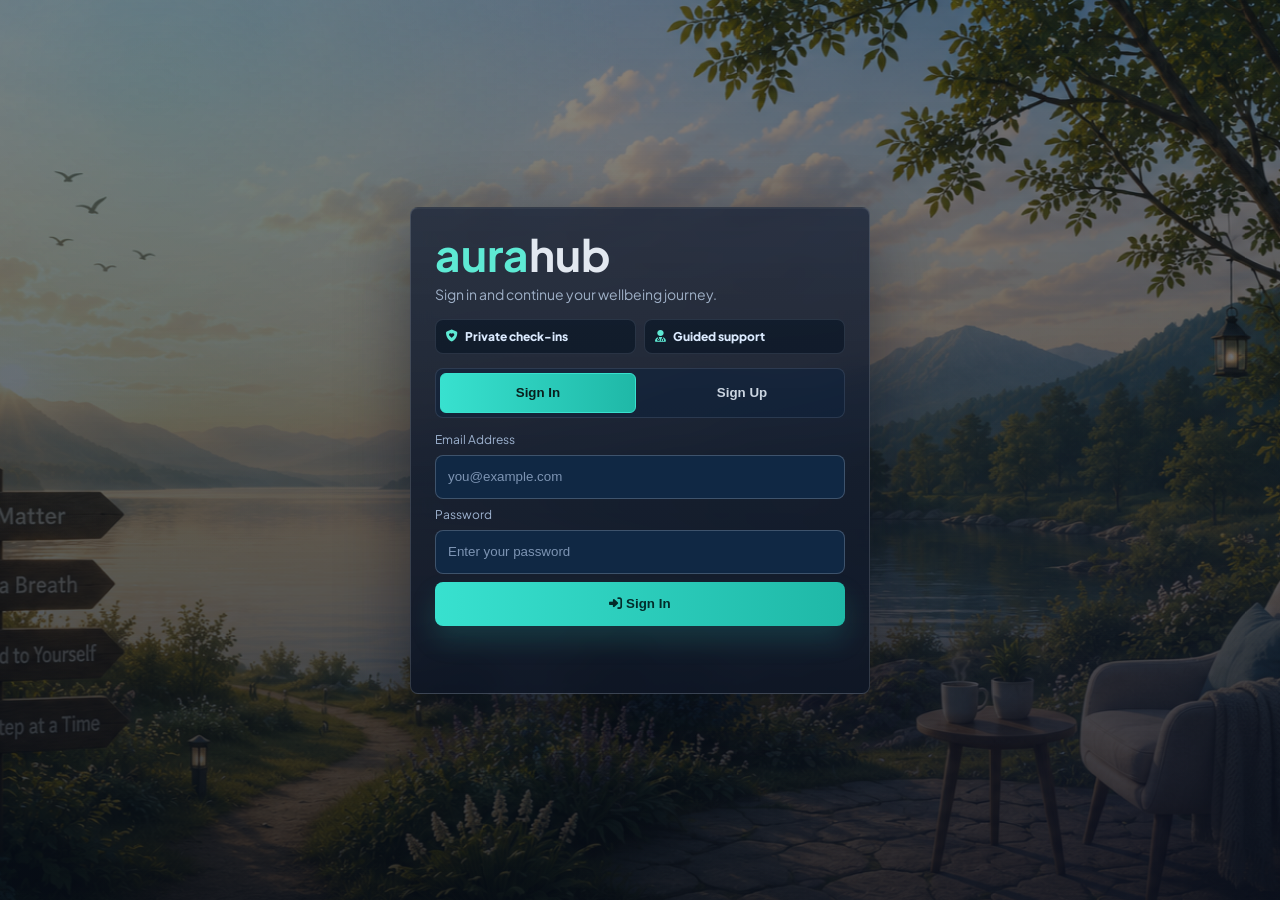
<file: index.html>
<!DOCTYPE html>
<html lang="en">

<head>
  <meta charset="UTF-8" />
  <meta name="viewport" content="width=device-width, initial-scale=1.0" />
  <title>AuraHub | Login</title>
  <link rel="preconnect" href="https://fonts.googleapis.com">
  <link href="https://fonts.googleapis.com/css2?family=Plus+Jakarta+Sans:wght@400;500;600;700;800&display=swap"
    rel="stylesheet">
  <link rel="stylesheet" href="https://cdnjs.cloudflare.com/ajax/libs/font-awesome/6.5.2/css/all.min.css">

  <!-- UPDATED -->
  <link rel="stylesheet" href="auth.css?v=ux-polish-1" />
</head>

<body>
  <main class="auth-shell">
    <section class="auth-card">
      <h1 class="brand">Aura<span>hub</span></h1>
      <p class="sub">Sign in and continue your wellbeing journey.</p>
      <div class="auth-trust-row" aria-label="AuraHub support highlights">
        <span><i class="fa-solid fa-shield-heart"></i> Private check-ins</span>
        <span><i class="fa-solid fa-user-doctor"></i> Guided support</span>
      </div>

      <div class="tabs">
        <button id="tabLogin" class="tab active" type="button">Sign In</button>
        <button id="tabSignup" class="tab" type="button">Sign Up</button>
      </div>

      <form id="loginForm" class="form active">
        <label for="loginEmail">Email Address</label>
        <input id="loginEmail" type="email" placeholder="you@example.com" autocomplete="email" required />
        <label for="loginPassword">Password</label>
        <input id="loginPassword" type="password" placeholder="Enter your password" autocomplete="current-password" required />
        <button class="btn primary" type="submit"><i class="fa-solid fa-right-to-bracket"></i> Sign In</button>

      </form>

      <form id="signupForm" class="form">
          <label for="signupName">Full Name</label>
          <input id="signupName" type="text" placeholder="Your full name" autocomplete="name" required />
          <label for="signupEmail">Email Address</label>
          <input id="signupEmail" type="email" placeholder="you@example.com" autocomplete="email" required />

          <label for="signupPassword">Password (min 6 chars)</label>
          <input id="signupPassword" type="password" minlength="6" placeholder="Create a secure password" autocomplete="new-password" required />

          <label for="guardianName">Guardian Name</label>
          <input id="guardianName" type="text" placeholder="Guardian full name" autocomplete="name" required />

          <label for="guardianPhone">Guardian Phone</label>
          <input id="guardianPhone" type="tel" placeholder="Guardian phone number" autocomplete="tel" required />

          <button class="btn primary" type="submit"><i class="fa-solid fa-user-plus"></i> Create Account</button>
      </form>

      <p id="authMsg" class="msg" role="status" aria-live="polite"></p>
    </section>
  </main>

  <!-- Fullscreen background slider (no video-bg classes) -->
  <div id="auth-bg-slider" aria-hidden="true">
    <div id="auth-bg-slide"></div>
    <div id="auth-bg-slide-next"></div>
    <div id="auth-bg-overlay"></div>
  </div>

  <script>
    (function () {
      const imgs = [
        'images/img_1.png',
        'images/img3.jpg',
        'images/img4.jpg'
      ];

      const slideEl = document.getElementById('auth-bg-slide');
      const nextEl = document.getElementById('auth-bg-slide-next');
      if (!slideEl || !nextEl || imgs.length === 0) return;

      let idx = 0;
      const HOLD_MS = 4500;
      const FADE_MS = 1100;

      slideEl.style.backgroundImage = `url("${imgs[0]}")`;
      slideEl.dataset.bgIdx = '0';
      imgs.forEach(src => {
        const img = new Image();
        img.src = src;
      });

      const setBg = () => {
        if (imgs.length < 2 || nextEl.classList.contains('is-visible')) return;
        const nextIdx = (idx + 1) % imgs.length;
        nextEl.style.backgroundImage = `url("${imgs[nextIdx]}")`;
        nextEl.classList.add('is-visible');

        window.setTimeout(() => {
          slideEl.style.backgroundImage = `url("${imgs[nextIdx]}")`;
          slideEl.dataset.bgIdx = String(nextIdx);
          nextEl.classList.remove('is-visible');
          idx = nextIdx;
        }, FADE_MS);
      };

      if (!window.matchMedia('(prefers-reduced-motion: reduce)').matches) {
        window.setInterval(setBg, HOLD_MS);
      }
    })();
  </script>






  <!-- UPDATED -->
  <script src="auth.js?v=ux-polish-1"></script>



  <script>
    window.setTimeout(() => {
      if (!window.__authLoaded) {
        const el = document.getElementById("authMsg");
        if (el) el.textContent = "Auth script failed to load. Please refresh or check auth.js";
      }
    }, 800);
  </script>

</body>

</html>
</file>
<file: auth.css>
/*
 * AuraHub authentication/admin stylesheet
 * ------------------------------------------------------------
 * Styles the login/sign-up screens and admin dashboard controls.
 */

:root{
  --bg:#0b1220;
  --surface:#111a2b;
  --surface2:#162338;
  --txt:#f8fafc;
  --muted:#9fb0c7;
  --brand:#38e1cf;
  --brand2:#1fb8a7;
  --line:rgba(255,255,255,.12);
  --danger:#fb7185;
}
*{box-sizing:border-box}
html,body{
  margin:0;
  width:100%;
  min-height:100%;
  overflow-x:hidden;
  font-family:'Plus Jakarta Sans',sans-serif;
  background-color:var(--bg);
  background-image:
    linear-gradient(rgba(10,15,30,.75),rgba(10,15,30,.85)),
    radial-gradient(circle at 8% -10%,rgba(56,225,207,.22),transparent 35%),
    radial-gradient(circle at 95% 105%,rgba(99,102,241,.18),transparent 40%);
  background-size:cover,auto,auto;
  background-position:center,8% -10%,95% 105%;
  background-repeat:no-repeat;

  color:var(--txt);
}

body::before{
  content:"";
  position:fixed;
  inset:0;
  pointer-events:none;
  background:
    linear-gradient(90deg,rgba(45,212,191,.08) 1px,transparent 1px),
    linear-gradient(rgba(125,211,252,.05) 1px,transparent 1px);
  background-size:48px 48px;
  mask-image:linear-gradient(to bottom,rgba(0,0,0,.55),transparent 70%);
  z-index:-1;
}

#auth-bg-slider{
  position:fixed;
  inset:0;
  width:100vw;
  height:100vh;
  min-height:100svh;
  z-index:0;
  overflow:hidden;
  pointer-events:none;
  background:#07111d;
}

#auth-bg-slide,
#auth-bg-slide-next,
#auth-bg-overlay{
  position:absolute;
  inset:0;
}

#auth-bg-slide,
#auth-bg-slide-next{
  width:100%;
  height:100%;
  background-color:#07111d;
  background-size:cover !important;
  background-position:center center !important;
  background-repeat:no-repeat !important;
  transform:scale(1.04);
  will-change:opacity,transform;
}

#auth-bg-slide{
  opacity:1;
  z-index:0;
}

#auth-bg-slide-next{
  opacity:0;
  z-index:1;
  transition:opacity 1.1s ease,transform 5.6s ease;
}

#auth-bg-slide-next.is-visible{
  opacity:1;
  transform:scale(1);
}

#auth-bg-overlay{
  z-index:2;
  background:
    linear-gradient(180deg,rgba(6,12,24,.45),rgba(6,12,24,.78)),
    radial-gradient(circle at 12% 10%,rgba(56,225,207,.18),transparent 34%),
    radial-gradient(circle at 88% 92%,rgba(99,102,241,.16),transparent 38%);
}

.auth-shell{
  position:relative;
  z-index:1;
}

@media (prefers-reduced-motion:reduce){
  #auth-bg-slide-next{
    transition:none;
  }
}

@media (max-width:760px){
  html,
  body{
    background-attachment:scroll;
  }

  #auth-bg-slide,
  #auth-bg-slide-next{
    background-position:center center !important;
  }
}

/* legacy fixed background styles (replaced by per-page slider markup) */
.video-bg,
.video-overlay{
  display:none !important;
}

.auth-shell{
  min-height:100vh;
  display:grid;
  place-items:center;
  padding:16px;
  align-items:center;
}

.auth-card{
  position:relative;
  z-index:1;
  width:min(460px,100%);

  background:linear-gradient(180deg,rgba(28,38,58,.82),rgba(14,22,37,.94));
  border:1px solid rgba(148,163,184,.18);
  border-radius:16px;
  padding:24px;
  box-shadow:0 24px 70px rgba(2,6,23,.46);
  backdrop-filter:blur(10px);
  animation:auth-in .55s cubic-bezier(.16,1,.3,1) both;
}

/* login card width (admin login state) */
.auth-card.wide{
  width:min(460px,100%);
  max-height:none;
  overflow:visible;
}

/* when logged in admin panel is visible, expand container responsively */
.auth-card.wide:has(#adminPanel:not(.hidden)),
.auth-card.wide.dashboard-card{
  width:min(1180px,100%);
  max-height:calc(100vh - 24px);
  overflow:auto;
}

.brand{
  margin:0;
  color:#5eead4;
  text-transform:lowercase;
  line-height:1;
  font-size:44px;
}
.brand span{color:#e2e8f0}
.sub{
  margin:8px 0 14px;
  color:var(--muted);
  font-size:14px;
  line-height:1.5;
}
.tabs{
  display:flex;
  gap:8px;
  margin-bottom:14px;
  padding:4px;
  border:1px solid rgba(148,163,184,.18);
  border-radius:12px;
  background:rgba(15,35,61,.58);
}

/* mobile auth: keep buttons below card header, not stuck to viewport bottom */
@media (max-width: 860px){
  .auth-shell{ padding: 14px; }
  .auth-card{ width: 100%; }
  .tabs{ margin-bottom: 10px; }
}

.tab{
  flex:1;
  min-height:40px;
  border:1px solid transparent;
  background:transparent;
  color:#cbd5e1;
  border-radius:9px;
  cursor:pointer;
  font-weight:700;
  transition:transform .12s ease,box-shadow .18s ease,border-color .18s ease,background .18s ease,color .18s ease;
}
.tab:hover{transform:translateY(-1px);border-color:rgba(255,255,255,.2)}
.tab.active{
  border-color:var(--brand);
  color:#0a1f1d;
  background:linear-gradient(90deg,var(--brand),var(--brand2));
}
.form{
  display:none;
  gap:8px;
  flex-direction:column;
}
.form.active{display:flex}
label{
  font-size:12px;
  color:#9fb4d1;
}
input,
select{
  height:44px;
  border:1px solid rgba(148,163,184,.35);
  background:#102844;
  color:#fff;
  border-radius:10px;
  padding:0 12px;
  outline:none;
  transition:border-color .18s ease,box-shadow .18s ease,background .18s ease;
}
input::placeholder{color:#7d94b3}
input:hover,
select:hover{border-color:rgba(148,163,184,.55)}
input:focus,
select:focus{
  border-color:var(--brand);
  box-shadow:0 0 0 3px rgba(45,212,191,.14);
  background:#162f50;
}
.btn{
  min-height:44px;
  border:none;
  border-radius:11px;
  font-weight:800;
  cursor:pointer;
  transition:transform .12s ease,box-shadow .18s ease,filter .18s ease,border-color .18s ease,background .18s ease;
}
.btn.primary{
  color:#032c2a;
  background:linear-gradient(90deg,var(--brand),var(--brand2));
  box-shadow:0 14px 26px rgba(31,184,167,.18);
}
.btn.primary:hover{transform:translateY(-1px);box-shadow:0 10px 20px rgba(56,225,207,.2)}
.btn.ghost{
  color:#e2e8f0;
  border:1px solid rgba(148,163,184,.35);
  background:#162c49;
}
.auth-back-link{
  display:inline-flex;
  align-items:center;
  justify-content:center;
  text-decoration:none;
}
.btn.ghost:hover{border-color:rgba(148,163,184,.6);filter:brightness(1.03)}
.btn:focus-visible,.tab:focus-visible,input:focus-visible{
  outline:2px solid rgba(56,225,207,.5);
  outline-offset:2px;
}
.msg{
  min-height:20px;
  font-size:13px;
  margin-top:10px;
  color:var(--danger);
}

@keyframes auth-in{
  from{opacity:0;transform:translateY(14px) scale(.985)}
  to{opacity:1;transform:translateY(0) scale(1)}
}
.hidden{display:none!important}

.admin-brand-row{
  display:flex;
  justify-content:space-between;
  align-items:center;
  gap:8px;
  margin-bottom:12px;
}
.admin-chip{
  font-size:12px;
  font-weight:800;
  padding:7px 10px;
  border-radius:999px;
  color:#052e2b;
  border:1px solid rgba(45,212,191,.6);
  background:linear-gradient(90deg,#5eead4,#2dd4bf);
}
.admin-head{
  display:flex;
  justify-content:space-between;
  align-items:flex-start;
  gap:10px;
  margin-bottom:12px;
}
.admin-head h3{margin:0 0 4px}
.muted{margin:0;color:var(--muted);font-size:13px}

/* responsive stats grid */
.stats-grid{
  display:grid;
  grid-template-columns:repeat(5,minmax(0,1fr));
  gap:10px;
  margin-bottom:12px;
}
.stat-card{
  border:1px solid var(--line);
  border-radius:12px;
  padding:12px;
  background:linear-gradient(180deg,#142b49,#10233d);
  min-width:0;
  box-shadow:0 12px 24px rgba(2,6,23,.2);
}
.stat-card h5{
  margin:0 0 6px;
  font-size:11px;
  letter-spacing:.08em;
  color:#9fb4d1;
}
.stat-card h2{
  margin:0;
  font-size:24px;
}
.dash-block{
  border:1px solid var(--line);
  border-radius:12px;
  padding:10px;
  margin-top:10px;
  background:linear-gradient(180deg,#102844,#0f223a);
  box-shadow:0 14px 28px rgba(2,6,23,.18);
}
.dash-block h4{
  margin:0 0 8px;
  font-size:15px;
}
.admin-create-form{
  display:grid;
  grid-template-columns:repeat(5,minmax(0,1fr));
  gap:10px;
  align-items:end;
}
.admin-create-form label{
  display:flex;
  flex-direction:column;
  gap:6px;
  min-width:0;
  font-size:12px;
  color:#b9c8df;
  font-weight:700;
}
.admin-create-form .btn{
  min-height:46px;
}
.table-wrap{
  overflow-x:auto;
  -webkit-overflow-scrolling:touch;
}

.table-tools{
  display:flex;
  justify-content:flex-end;
  gap:8px;
  margin:4px 0 8px;
}

.table-tools input{
  width:min(360px,100%);
  height:38px;
  border-radius:9px;
  font-size:12px;
}

.sort-head{
  width:100%;
  min-height:24px;
  border:0;
  padding:0;
  background:transparent;
  color:inherit;
  font:inherit;
  font-weight:800;
  text-align:left;
  cursor:pointer;
}

.sort-head:hover{
  color:#5eead4;
}

.sort-head:focus-visible{
  outline:2px solid rgba(56,225,207,.5);
  outline-offset:2px;
  border-radius:6px;
}

table{
  width:100%;
  border-collapse:collapse;
  min-width:760px;
}
th,td{
  border:1px solid rgba(148,163,184,.25);
  padding:8px;
  text-align:left;
  font-size:12.5px;
  vertical-align:top;
}
th{
  background:#163052;
  color:#dbeafe;
}
td{color:#e2e8f0}
.row-actions{
  display:flex;
  gap:6px;
  flex-wrap:wrap;
}
.row-actions button{
  min-height:32px;
  border-radius:8px;
  border:1px solid rgba(251,113,133,.45);
  color:#fb7185;
  background:rgba(244,63,94,.14);
  font-weight:700;
  padding:0 10px;
  cursor:pointer;
}
.row-actions .status-btn{
  border-color:rgba(45,212,191,.45);
  color:#5eead4;
  background:rgba(45,212,191,.12);
}

.empty-inline{
  display:inline-flex;
  align-items:center;
  min-height:30px;
  color:#9fb0c7;
  font-weight:700;
}

.slot-stack{
  display:grid;
  gap:6px;
  min-width:240px;
}

.slot-pill{
  display:flex;
  align-items:center;
  justify-content:space-between;
  gap:8px;
  flex-wrap:wrap;
  border:1px solid rgba(45,212,191,.26);
  border-radius:8px;
  padding:6px 8px;
  background:rgba(45,212,191,.08);
}

.slot-pill span{
  font-weight:800;
  color:#e2e8f0;
}

.slot-pill small{
  color:#9fb0c7;
}

.slot-pill button,
.slot-save-btn{
  min-height:30px;
  border-radius:8px;
  font-weight:800;
  cursor:pointer;
}

.slot-pill button{
  border:1px solid rgba(251,113,133,.45);
  color:#fb7185;
  background:rgba(244,63,94,.14);
  padding:0 9px;
}

.slot-add-form{
  display:grid;
  grid-template-columns:repeat(2,minmax(118px,1fr));
  gap:6px;
  min-width:300px;
}

.slot-add-form input{
  width:100%;
  min-width:0;
  height:36px;
  border-radius:8px;
  font-size:12px;
}

.slot-add-form [data-slot-note]{
  grid-column:1 / -1;
}

.slot-save-btn{
  grid-column:1 / -1;
  border:1px solid rgba(45,212,191,.5);
  color:#052e2b;
  background:linear-gradient(90deg,#5eead4,#2dd4bf);
  padding:0 12px;
}

.role-select{
  min-height:34px;
  border:1px solid rgba(148,163,184,.35);
  border-radius:8px;
  background:#102844;
  color:#e2e8f0;
  padding:0 8px;
  font-weight:700;
}

.role-select:focus{
  outline:2px solid rgba(56,225,207,.45);
  outline-offset:2px;
}

.admin-chip{
  font-size:12px;
  font-weight:800;
  padding:7px 10px;
  border-radius:999px;
  color:#052e2b;
  border:1px solid rgba(45,212,191,.6);
  background:linear-gradient(90deg,#5eead4,#2dd4bf);

  /* fix text centering */
  min-width:106px;
  min-height:36px;
  display:inline-flex;
  align-items:center;
  justify-content:center;
  text-align:center;
  line-height:1.1;
}
.status-badge{
  display:inline-block;
  border-radius:999px;
  padding:4px 9px;
  font-size:11px;
  font-weight:700;
  text-transform:capitalize;
  border:1px solid rgba(148,163,184,.35);
  color:#cbd5e1;
}
.status-badge.pending{color:#fbbf24;border-color:rgba(251,191,36,.45);background:rgba(251,191,36,.14)}
.status-badge.processing{color:#60a5fa;border-color:rgba(96,165,250,.45);background:rgba(96,165,250,.14)}
.status-badge.completed{color:#34d399;border-color:rgba(52,211,153,.45);background:rgba(52,211,153,.14)}

.pager{
  display:flex;
  align-items:center;
  justify-content:space-between;
  gap:10px;
  flex-wrap:wrap;
  margin-top:10px;
  padding-top:10px;
  border-top:1px solid rgba(148,163,184,.18);
}

.pager-info,
.pager-count{
  font-size:12px;
  color:var(--muted);
}

.pager-actions{
  display:flex;
  align-items:center;
  gap:8px;
  flex-wrap:wrap;
}

.pager-btn{
  min-height:34px;
  border:1px solid rgba(148,163,184,.28);
  border-radius:10px;
  background:#162c49;
  color:#e2e8f0;
  font-size:12px;
  font-weight:700;
  padding:0 12px;
  cursor:pointer;
  transition:transform .12s ease,border-color .18s ease,background .18s ease,filter .18s ease;
}

.pager-btn:hover:not(:disabled){
  transform:translateY(-1px);
  border-color:rgba(56,225,207,.55);
  background:#1d3658;
}

.pager-btn:disabled{
  opacity:.45;
  cursor:not-allowed;
  transform:none;
}

.pager-btn:focus-visible{
  outline:2px solid rgba(56,225,207,.5);
  outline-offset:2px;
}

/* breakpoints for admin dashboard */
@media (max-width:1200px){
  .stats-grid{grid-template-columns:repeat(3,minmax(0,1fr))}
}
@media (max-width:900px){
  .auth-card.wide:has(#adminPanel:not(.hidden)){
    width:min(100%,100%);
    max-height:calc(100vh - 20px);
  }
  .admin-create-form{grid-template-columns:repeat(2,minmax(0,1fr))}
  .stats-grid{grid-template-columns:repeat(2,minmax(0,1fr))}
}
@media (max-width:720px){
  .auth-shell{padding:10px}
  .auth-card{padding:14px;border-radius:14px}
  .brand{font-size:36px}
  .admin-brand-row{flex-direction:column;align-items:flex-start}
  .admin-head{flex-direction:column;align-items:stretch}
  .admin-create-form{grid-template-columns:1fr}
}
@media (max-width:460px){
  .stats-grid{grid-template-columns:1fr}
  .btn,input{min-height:44px}
}

/* Admin dashboard polish */
body.admin-auth{
  background-color:#07111d;
}

body.admin-auth #auth-bg-overlay{
  background:
    linear-gradient(180deg,rgba(4,10,20,.42),rgba(4,10,20,.74)),
    radial-gradient(circle at 20% 12%,rgba(45,212,191,.2),transparent 34%),
    radial-gradient(circle at 88% 18%,rgba(244,114,182,.12),transparent 30%),
    radial-gradient(circle at 50% 100%,rgba(250,204,21,.1),transparent 34%);
}

body.admin-auth .auth-shell{
  align-items:center;
  padding:clamp(12px,2vw,24px);
}

body.admin-auth .auth-card{
  border-radius:10px;
  border-color:rgba(226,232,240,.16);
  background:linear-gradient(180deg,rgba(10,20,34,.82),rgba(8,15,27,.95));
  box-shadow:0 22px 60px rgba(2,6,23,.48);
}

body.admin-auth .auth-card.wide:not(:has(#adminPanel:not(.hidden))){
  width:min(390px,100%);
  padding:22px;
}

body.admin-auth #adminLoginForm{
  gap:10px;
  animation:admin-rise .46s cubic-bezier(.16,1,.3,1) both;
}

body.admin-auth #adminLoginForm label{
  color:#c7d2fe;
  font-weight:800;
}

body.admin-auth .auth-card.wide:has(#adminPanel:not(.hidden)),
body.admin-auth .auth-card.wide.dashboard-card{
  width:min(1240px,100%);
  max-height:calc(100vh - clamp(18px,3vw,36px));
  padding:clamp(12px,1.6vw,20px);
  scrollbar-width:thin;
  scrollbar-color:rgba(94,234,212,.5) rgba(15,23,42,.45);
}

body.admin-auth .admin-panel{
  animation:admin-rise .42s cubic-bezier(.16,1,.3,1) both;
}

body.admin-auth .admin-head{
  position:sticky;
  top:0;
  z-index:4;
  align-items:center;
  padding:12px;
  margin:-4px -4px 14px;
  border:1px solid rgba(148,163,184,.16);
  border-radius:8px;
  background:linear-gradient(180deg,rgba(15,23,42,.96),rgba(15,23,42,.82));
  backdrop-filter:blur(12px);
}

body.admin-auth .admin-head h3{
  font-size:clamp(18px,2vw,24px);
  letter-spacing:0;
}

body.admin-auth .muted{
  max-width:62ch;
  line-height:1.55;
}

body.admin-auth .stats-grid{
  grid-template-columns:repeat(auto-fit,minmax(150px,1fr));
  gap:10px;
}

body.admin-auth .stat-card,
body.admin-auth .dash-block{
  border-radius:8px;
  border-color:rgba(148,163,184,.18);
  background:linear-gradient(180deg,rgba(18,33,54,.88),rgba(11,23,39,.92));
  box-shadow:0 14px 32px rgba(2,6,23,.24);
  transition:transform .18s ease,border-color .18s ease,box-shadow .18s ease,background .18s ease;
}

body.admin-auth .stat-card{
  position:relative;
  overflow:hidden;
  padding:14px;
  animation:admin-fade .42s ease both;
}

body.admin-auth .stat-card::before{
  content:"";
  position:absolute;
  inset:0 0 auto;
  height:3px;
  background:linear-gradient(90deg,#5eead4,#a78bfa,#fbbf24);
  opacity:.82;
}

body.admin-auth .stat-card:hover,
body.admin-auth .dash-block:hover{
  transform:translateY(-2px);
  border-color:rgba(94,234,212,.32);
  box-shadow:0 18px 40px rgba(2,6,23,.32);
}

body.admin-auth .stat-card h5{
  letter-spacing:.04em;
  color:#b6c7dd;
}

body.admin-auth .stat-card h2{
  font-size:clamp(22px,2.5vw,30px);
}

body.admin-auth .dash-block{
  padding:clamp(10px,1.4vw,14px);
  margin-top:12px;
  animation:admin-fade .38s ease both;
}

body.admin-auth .dash-block h4{
  display:flex;
  align-items:center;
  gap:8px;
  margin-bottom:10px;
  color:#f8fafc;
}

body.admin-auth .dash-block h4::before{
  content:"";
  width:7px;
  height:18px;
  border-radius:999px;
  background:linear-gradient(180deg,#5eead4,#fbbf24);
}

body.admin-auth input,
body.admin-auth select{
  border-radius:8px;
  background:rgba(9,24,42,.94);
}

body.admin-auth .btn,
body.admin-auth .pager-btn,
body.admin-auth .slot-save-btn,
body.admin-auth .row-actions button,
body.admin-auth .slot-pill button{
  border-radius:8px;
}

body.admin-auth .btn:hover,
body.admin-auth .pager-btn:hover:not(:disabled),
body.admin-auth .slot-save-btn:hover,
body.admin-auth .row-actions button:hover,
body.admin-auth .slot-pill button:hover{
  transform:translateY(-1px);
}

body.admin-auth .admin-create-form{
  grid-template-columns:repeat(auto-fit,minmax(160px,1fr));
}

body.admin-auth .table-tools{
  justify-content:space-between;
  align-items:center;
}

body.admin-auth .table-tools::before{
  content:"Filter";
  color:#9fb0c7;
  font-size:12px;
  font-weight:800;
}

body.admin-auth .table-tools input{
  width:min(420px,100%);
  border-color:rgba(148,163,184,.28);
}

body.admin-auth .table-wrap{
  border:1px solid rgba(148,163,184,.16);
  border-radius:8px;
  background:rgba(7,17,29,.54);
  box-shadow:inset 0 1px 0 rgba(255,255,255,.03);
}

body.admin-auth table{
  min-width:820px;
}

body.admin-auth th,
body.admin-auth td{
  border-color:rgba(148,163,184,.16);
  padding:9px 10px;
}

body.admin-auth th{
  position:sticky;
  top:0;
  z-index:2;
  background:#13243c;
}

body.admin-auth tr{
  transition:background .16s ease;
}

body.admin-auth tr:hover td{
  background:rgba(94,234,212,.045);
}

body.admin-auth .sort-head{
  white-space:nowrap;
}

body.admin-auth .slot-stack{
  min-width:220px;
}

body.admin-auth .slot-pill{
  border-radius:8px;
  background:rgba(20,184,166,.09);
}

body.admin-auth .slot-add-form{
  grid-template-columns:repeat(2,minmax(0,1fr));
  min-width:260px;
}

body.admin-auth .pager{
  align-items:center;
  margin-top:8px;
}

@keyframes admin-rise{
  from{opacity:0;transform:translateY(12px) scale(.99)}
  to{opacity:1;transform:translateY(0) scale(1)}
}

@keyframes admin-fade{
  from{opacity:0;transform:translateY(8px)}
  to{opacity:1;transform:translateY(0)}
}

@media (max-width:900px){
  body.admin-auth .auth-card.wide:has(#adminPanel:not(.hidden)),
  body.admin-auth .auth-card.wide.dashboard-card{
    max-height:none;
    overflow:visible;
  }

  body.admin-auth .admin-head{
    position:static;
  }

  body.admin-auth table{
    min-width:760px;
  }
}

@media (max-width:640px){
  body.admin-auth .auth-shell{
    padding:8px;
    align-items:start;
  }

  body.admin-auth .auth-card{
    border-radius:8px;
  }

  body.admin-auth .auth-card.wide:not(:has(#adminPanel:not(.hidden))){
    margin-top:10vh;
    padding:18px;
  }

  body.admin-auth .admin-head{
    gap:12px;
    padding:10px;
  }

  body.admin-auth .admin-head .btn{
    width:100%;
  }

  body.admin-auth .stats-grid{
    grid-template-columns:repeat(2,minmax(0,1fr));
  }

  body.admin-auth .stat-card{
    padding:12px;
  }

  body.admin-auth .table-tools{
    align-items:stretch;
    flex-direction:column;
  }

  body.admin-auth .table-tools input{
    width:100%;
  }

  body.admin-auth table{
    min-width:700px;
  }

  body.admin-auth .slot-add-form{
    min-width:220px;
  }

  body.admin-auth .pager{
    align-items:stretch;
  }

  body.admin-auth .pager-actions{
    width:100%;
    justify-content:space-between;
  }

  body.admin-auth .pager-btn{
    flex:1;
  }
}

@media (max-width:420px){
  body.admin-auth .stats-grid{
    grid-template-columns:1fr;
  }

  body.admin-auth .dash-block{
    padding:10px;
  }

  body.admin-auth table{
    min-width:640px;
  }
}

@media (prefers-reduced-motion:reduce){
  body.admin-auth *,
  body.admin-auth *::before,
  body.admin-auth *::after{
    animation-duration:.01ms !important;
    animation-iteration-count:1 !important;
    scroll-behavior:auto !important;
    transition-duration:.01ms !important;
  }
}

/* Smart UI checkup polish */
.auth-card,
.dash-block,
.stat-card,
.table-wrap,
.slot-pill,
.status-badge,
.pager-btn,
.btn,
input,
select {
  border-radius: 8px;
}

.auth-card {
  border-color: rgba(226, 232, 240, 0.16);
  box-shadow: 0 22px 70px rgba(2, 6, 23, 0.48), inset 0 1px 0 rgba(255, 255, 255, 0.04);
}

.auth-trust-row {
  display: grid;
  grid-template-columns: repeat(2, minmax(0, 1fr));
  gap: 8px;
  margin: 0 0 14px;
}

.auth-trust-row span {
  min-width: 0;
  display: inline-flex;
  align-items: center;
  gap: 7px;
  padding: 9px 10px;
  border: 1px solid rgba(148, 163, 184, 0.18);
  border-radius: 8px;
  background: rgba(8, 20, 36, 0.62);
  color: #dbeafe;
  font-size: 12px;
  font-weight: 800;
}

.auth-trust-row i {
  color: #5eead4;
}

.tabs {
  border-radius: 8px;
}

.tab {
  border-radius: 6px;
}

body.admin-auth .admin-brand-row {
  padding: 0 0 12px;
  border-bottom: 1px solid rgba(148, 163, 184, 0.16);
}

body.admin-auth .admin-brand-row .brand {
  font-size: 34px;
}

body.admin-auth .admin-chip {
  border-radius: 8px;
}

body.admin-auth .dash-block {
  background: linear-gradient(180deg, rgba(13, 31, 53, 0.9), rgba(8, 20, 36, 0.94));
  border-color: rgba(226, 232, 240, 0.13);
}

body.admin-auth .stat-card {
  background: linear-gradient(180deg, rgba(19, 48, 82, 0.88), rgba(9, 24, 42, 0.94));
}

body.admin-auth .table-wrap {
  overflow: auto;
}

body.admin-auth th {
  background: #10243d;
}

body.admin-auth .row-actions button,
body.admin-auth .slot-pill button {
  min-height: 34px;
}

@media (max-width: 520px) {
  .auth-trust-row {
    grid-template-columns: 1fr;
  }
}

/* UX polish: form feedback */
.btn.is-busy,
.btn:disabled {
  cursor: wait;
  opacity: 0.78;
  pointer-events: none;
}

.msg[role="status"] {
  border-radius: 8px;
}

label {
  cursor: pointer;
}

@media (max-width: 520px) {
  .btn {
    width: 100%;
  }
}
</file>
